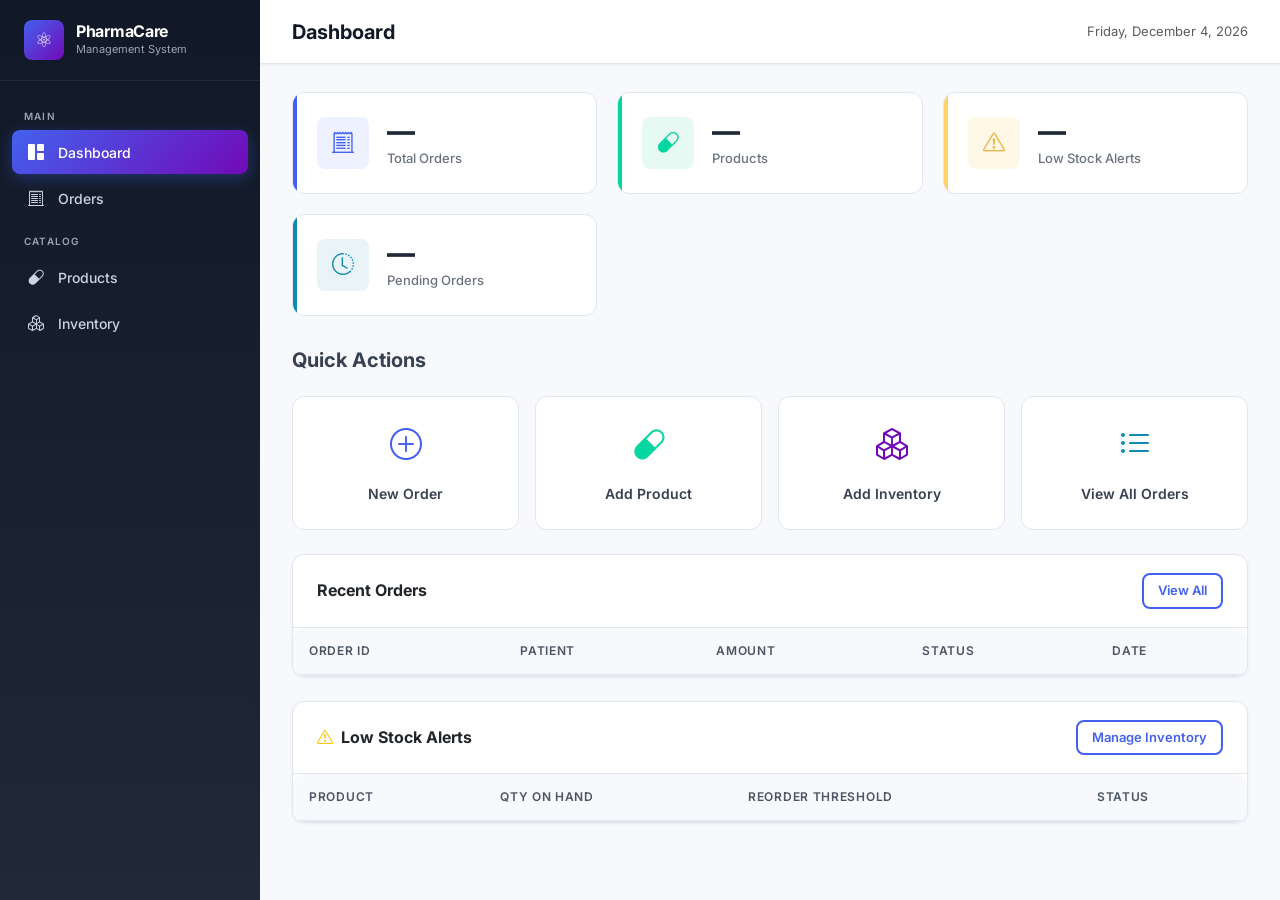
<file: frontend/index.html>
<!DOCTYPE html>
<html lang="en">

<head>
    <meta charset="UTF-8">
    <meta name="viewport" content="width=device-width, initial-scale=1.0">
    <title>PharmaCare — Dashboard</title>
    <meta name="description"
        content="Pharmacy Store Management Dashboard — overview of orders, products, and inventory.">

    <!-- Bootstrap 5 CSS -->
    <link href="https://cdn.jsdelivr.net/npm/bootstrap@5.3.3/dist/css/bootstrap.min.css" rel="stylesheet">
    <!-- Bootstrap Icons -->
    <link href="https://cdn.jsdelivr.net/npm/bootstrap-icons@1.11.3/font/bootstrap-icons.min.css" rel="stylesheet">
    <!-- Custom Styles -->
    <link rel="stylesheet" href="css/styles.css">
    <link rel="stylesheet" href="css/dashboard.css">
</head>

<body>
    <div class="app-wrapper">

        <!-- ===== Sidebar ===== -->
        <aside class="sidebar">
            <div class="sidebar-brand">
                <div class="brand-icon">⚛︎</div>
                <div>
                    <h2>PharmaCare</h2>
                    <small>Management System</small>
                </div>
            </div>
            <nav class="sidebar-nav">
                <div class="nav-section-title">Main</div>
                <a href="index.html" class="active"><i class="bi bi-grid-1x2-fill"></i> Dashboard</a>
                <a href="orders/orders.html"><i class="bi bi-receipt-cutoff"></i> Orders</a>

                <div class="nav-section-title">Catalog</div>
                <a href="products/products.html"><i class="bi bi-capsule"></i> Products</a>
                <a href="inventory/inventory.html"><i class="bi bi-boxes"></i> Inventory</a>
            </nav>
        </aside>

        <!-- ===== Main Content ===== -->
        <main class="main-content">
            <!-- Top Header -->
            <header class="top-header">
                <button class="btn-sidebar-toggle"><i class="bi bi-list"></i></button>
                <h1 class="page-title">Dashboard</h1>
                <div class="header-actions">
                    <span class="text-muted" style="font-size:13px;" id="currentDate"></span>
                </div>
            </header>

            <!-- Page Container -->
            <div class="page-container">

                <!-- Summary Cards -->
                <div class="dashboard-grid">
                    <div class="summary-card primary">
                        <div class="card-icon"><i class="bi bi-receipt-cutoff"></i></div>
                        <div class="card-info">
                            <h3 id="totalOrders">—</h3>
                            <p>Total Orders</p>
                        </div>
                    </div>
                    <div class="summary-card success">
                        <div class="card-icon"><i class="bi bi-capsule"></i></div>
                        <div class="card-info">
                            <h3 id="totalProducts">—</h3>
                            <p>Products</p>
                        </div>
                    </div>
                    <div class="summary-card warning">
                        <div class="card-icon"><i class="bi bi-exclamation-triangle"></i></div>
                        <div class="card-info">
                            <h3 id="lowStockCount">—</h3>
                            <p>Low Stock Alerts</p>
                        </div>
                    </div>
                    <div class="summary-card info">
                        <div class="card-icon"><i class="bi bi-clock-history"></i></div>
                        <div class="card-info">
                            <h3 id="pendingOrders">—</h3>
                            <p>Pending Orders</p>
                        </div>
                    </div>
                </div>

                <!-- Quick Actions -->
                <h5 class="mb-3" style="font-weight:700; color: var(--gray-700);">Quick Actions</h5>
                <div class="quick-actions">
                    <a href="orders/order-form.html" class="quick-action-card">
                        <i class="bi bi-plus-circle" style="color: var(--primary);"></i>
                        <span>New Order</span>
                    </a>
                    <a href="products/product-form.html" class="quick-action-card">
                        <i class="bi bi-capsule" style="color: var(--success);"></i>
                        <span>Add Product</span>
                    </a>
                    <a href="inventory/inventory-form.html" class="quick-action-card">
                        <i class="bi bi-boxes" style="color: var(--secondary);"></i>
                        <span>Add Inventory</span>
                    </a>
                    <a href="orders/orders.html" class="quick-action-card">
                        <i class="bi bi-list-ul" style="color: var(--info);"></i>
                        <span>View All Orders</span>
                    </a>
                </div>

                <!-- Recent Orders -->
                <div class="card mt-4">
                    <div class="card-header d-flex justify-content-between align-items-center">
                        <h6 class="mb-0" style="font-weight:700;">Recent Orders</h6>
                        <a href="orders/orders.html" class="btn btn-sm btn-outline-primary">View All</a>
                    </div>
                    <div class="card-body p-0">
                        <div id="recentOrdersSpinner" class="spinner-overlay">
                            <div class="spinner-border" role="status"><span class="visually-hidden">Loading…</span>
                            </div>
                        </div>
                        <div class="table-container">
                            <table class="table mb-0">
                                <thead>
                                    <tr>
                                        <th>Order ID</th>
                                        <th>Patient</th>
                                        <th>Amount</th>
                                        <th>Status</th>
                                        <th>Date</th>
                                    </tr>
                                </thead>
                                <tbody id="recentOrdersBody"></tbody>
                            </table>
                        </div>
                        <div id="recentOrdersEmpty" class="empty-state" style="display:none;">
                            <i class="bi bi-inbox"></i>
                            <h5>No orders yet</h5>
                            <p>Create your first order to see it here.</p>
                        </div>
                    </div>
                </div>

                <!-- Low Stock Alerts -->
                <div class="card mt-4">
                    <div class="card-header d-flex justify-content-between align-items-center">
                        <h6 class="mb-0" style="font-weight:700;"><i
                                class="bi bi-exclamation-triangle text-warning me-2"></i>Low Stock Alerts</h6>
                        <a href="inventory/inventory.html" class="btn btn-sm btn-outline-primary">Manage Inventory</a>
                    </div>
                    <div class="card-body p-0">
                        <div class="table-container">
                            <table class="table mb-0">
                                <thead>
                                    <tr>
                                        <th>Product</th>
                                        <th>Qty On Hand</th>
                                        <th>Reorder Threshold</th>
                                        <th>Status</th>
                                    </tr>
                                </thead>
                                <tbody id="lowStockBody"></tbody>
                            </table>
                        </div>
                        <div id="lowStockEmpty" class="empty-state" style="display:none;">
                            <i class="bi bi-check-circle text-success"></i>
                            <h5>All stock levels are healthy!</h5>
                            <p>No items below their reorder threshold.</p>
                        </div>
                    </div>
                </div>

            </div><!-- /page-container -->
        </main>
    </div>

    <!-- Bootstrap JS -->
    <script src="https://cdn.jsdelivr.net/npm/bootstrap@5.3.3/dist/js/bootstrap.bundle.min.js"></script>
    <script src="js/api.js"></script>
    <script>
        document.addEventListener('DOMContentLoaded', async () => {
            // Current date
            document.getElementById('currentDate').textContent =
                new Date().toLocaleDateString('en-US', { weekday: 'long', year: 'numeric', month: 'long', day: 'numeric' });

            try {
                const stats = await getDashboardStats();

                // Summary cards
                document.getElementById('totalOrders').textContent = stats.orders.length;
                document.getElementById('totalProducts').textContent = stats.products.length;
                document.getElementById('lowStockCount').textContent = stats.lowStock.length;
                document.getElementById('pendingOrders').textContent = stats.pendingOrders.length;

                // Build products map
                const pMap = {};
                stats.products.forEach(p => pMap[p.product_id] = p);

                // Recent orders (last 5)
                const spinner = document.getElementById('recentOrdersSpinner');
                spinner && (spinner.style.display = 'none');
                const tbody = document.getElementById('recentOrdersBody');
                const recent = stats.orders.slice(0, 5);

                if (recent.length) {
                    tbody.innerHTML = recent.map(o => {
                        const date = new Date(o.order_date).toLocaleDateString('en-US', { month: 'short', day: 'numeric' });
                        return `<tr>
                            <td><strong>#${o.order_id}</strong></td>
                            <td>${o.patient_name}</td>
                            <td>$${parseFloat(o.total_amount).toFixed(2)}</td>
                            <td><span class="badge badge-${o.status}">${o.status.charAt(0).toUpperCase() + o.status.slice(1)}</span></td>
                            <td>${date}</td>
                        </tr>`;
                    }).join('');
                } else {
                    document.getElementById('recentOrdersEmpty').style.display = 'block';
                }

                // Low stock
                const lowBody = document.getElementById('lowStockBody');
                if (stats.lowStock.length) {
                    lowBody.innerHTML = stats.lowStock.map(item => {
                        const prod = pMap[item.product_id];
                        return `<tr style="background-color:#fff8e1;">
                            <td>${prod ? prod.name : 'Product #' + item.product_id}</td>
                            <td><strong>${item.quantity_on_hand}</strong></td>
                            <td>${item.reorder_threshold}</td>
                            <td><span class="badge badge-low-stock"><i class="bi bi-exclamation-triangle"></i> Low</span></td>
                        </tr>`;
                    }).join('');
                } else {
                    document.getElementById('lowStockEmpty').style.display = 'block';
                }

            } catch (err) {
                showToast('Failed to load dashboard data: ' + err.message, 'error');
                document.getElementById('recentOrdersSpinner').style.display = 'none';
            }
        });
    </script>
</body>

</html>
</file>
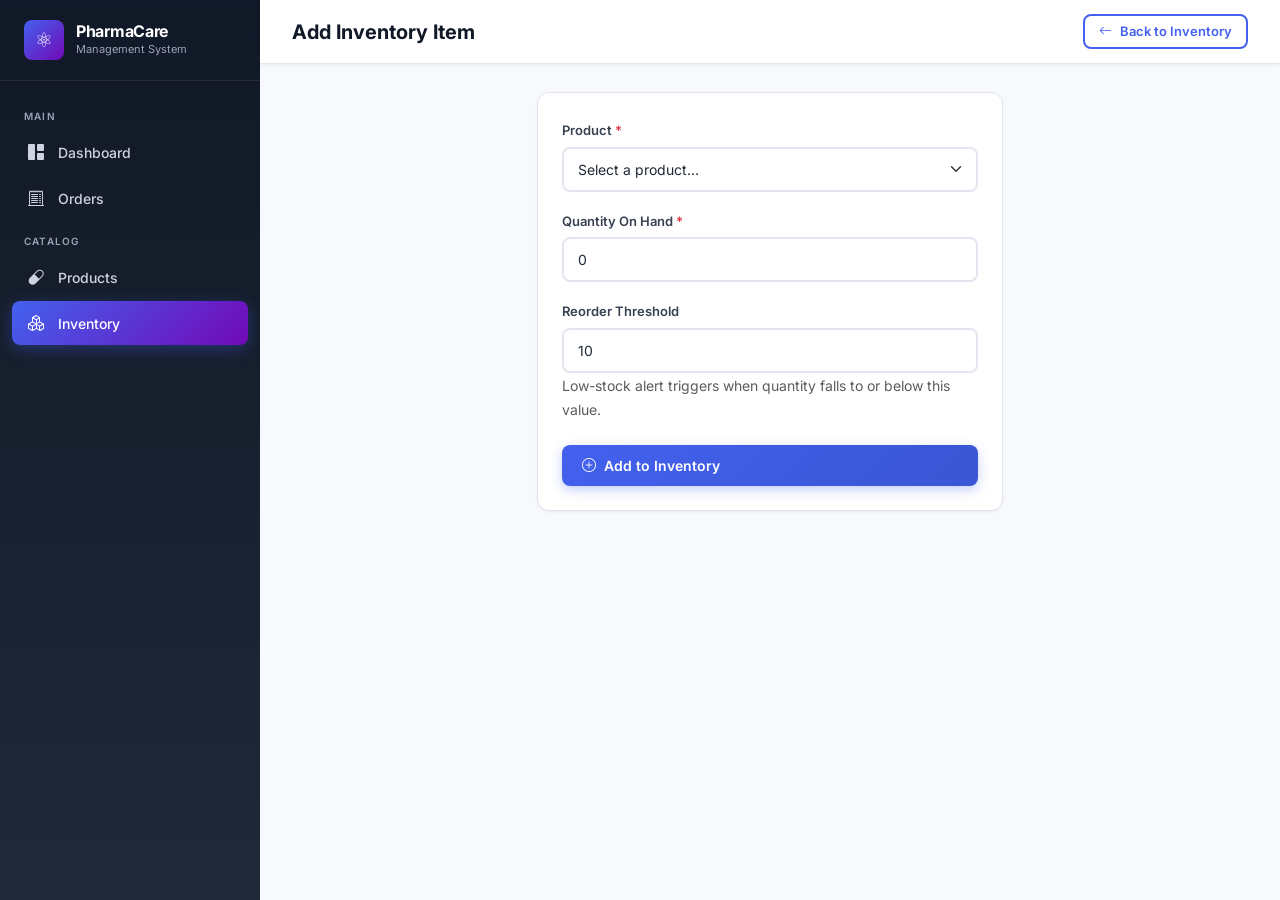
<file: frontend/inventory/inventory-form.html>
<!DOCTYPE html>
<html lang="en">

<head>
    <meta charset="UTF-8">
    <meta name="viewport" content="width=device-width, initial-scale=1.0">
    <title>PharmaCare — Add Inventory</title>
    <meta name="description" content="Add or edit inventory for a product.">
    <link href="https://cdn.jsdelivr.net/npm/bootstrap@5.3.3/dist/css/bootstrap.min.css" rel="stylesheet">
    <link href="https://cdn.jsdelivr.net/npm/bootstrap-icons@1.11.3/font/bootstrap-icons.min.css" rel="stylesheet">
    <link rel="stylesheet" href="../css/styles.css">
</head>

<body>
    <div class="app-wrapper">

        <!-- Sidebar -->
        <aside class="sidebar">
            <div class="sidebar-brand">
                <div class="brand-icon">⚛︎</div>
                <div>
                    <h2>PharmaCare</h2>
                    <small>Management System</small>
                </div>
            </div>
            <nav class="sidebar-nav">
                <div class="nav-section-title">Main</div>
                <a href="../index.html"><i class="bi bi-grid-1x2-fill"></i> Dashboard</a>
                <a href="../orders/orders.html"><i class="bi bi-receipt-cutoff"></i> Orders</a>
                <div class="nav-section-title">Catalog</div>
                <a href="../products/products.html"><i class="bi bi-capsule"></i> Products</a>
                <a href="inventory.html" class="active"><i class="bi bi-boxes"></i> Inventory</a>
            </nav>
        </aside>

        <!-- Main Content -->
        <main class="main-content">
            <header class="top-header">
                <button class="btn-sidebar-toggle"><i class="bi bi-list"></i></button>
                <h1 class="page-title" id="formTitle">Add Inventory Item</h1>
                <div class="header-actions">
                    <a href="inventory.html" class="btn btn-outline-primary btn-sm"><i class="bi bi-arrow-left"></i>
                        Back to Inventory</a>
                </div>
            </header>

            <div class="page-container">
                <div class="row justify-content-center">
                    <div class="col-lg-6">
                        <div class="card">
                            <div class="card-body">
                                <form id="inventoryForm" novalidate>
                                    <!-- Product -->
                                    <div class="mb-3">
                                        <label for="productId" class="form-label">Product <span
                                                class="text-danger">*</span></label>
                                        <select class="form-select" id="productId" required>
                                            <option value="" disabled selected>Select a product…</option>
                                        </select>
                                        <div class="invalid-feedback">Please select a product.</div>
                                    </div>

                                    <!-- Quantity On Hand -->
                                    <div class="mb-3">
                                        <label for="quantityOnHand" class="form-label">Quantity On Hand <span
                                                class="text-danger">*</span></label>
                                        <input type="number" class="form-control" id="quantityOnHand" min="0" value="0"
                                            required>
                                        <div class="invalid-feedback">Enter a valid quantity.</div>
                                    </div>

                                    <!-- Reorder Threshold -->
                                    <div class="mb-4">
                                        <label for="reorderThreshold" class="form-label">Reorder Threshold</label>
                                        <input type="number" class="form-control" id="reorderThreshold" min="0"
                                            value="10">
                                        <small class="text-muted">Low-stock alert triggers when quantity falls to or
                                            below this value.</small>
                                    </div>

                                    <!-- Submit -->
                                    <div class="d-grid">
                                        <button type="submit" class="btn btn-primary btn-lg" id="submitBtn">
                                            <i class="bi bi-plus-circle"></i> Add to Inventory
                                        </button>
                                    </div>
                                </form>
                            </div>
                        </div>
                    </div>
                </div>
            </div>
        </main>
    </div>

    <script src="https://cdn.jsdelivr.net/npm/bootstrap@5.3.3/dist/js/bootstrap.bundle.min.js"></script>
    <script src="../js/api.js"></script>
    <script src="../js/inventory.js"></script>
</body>

</html>
</file>
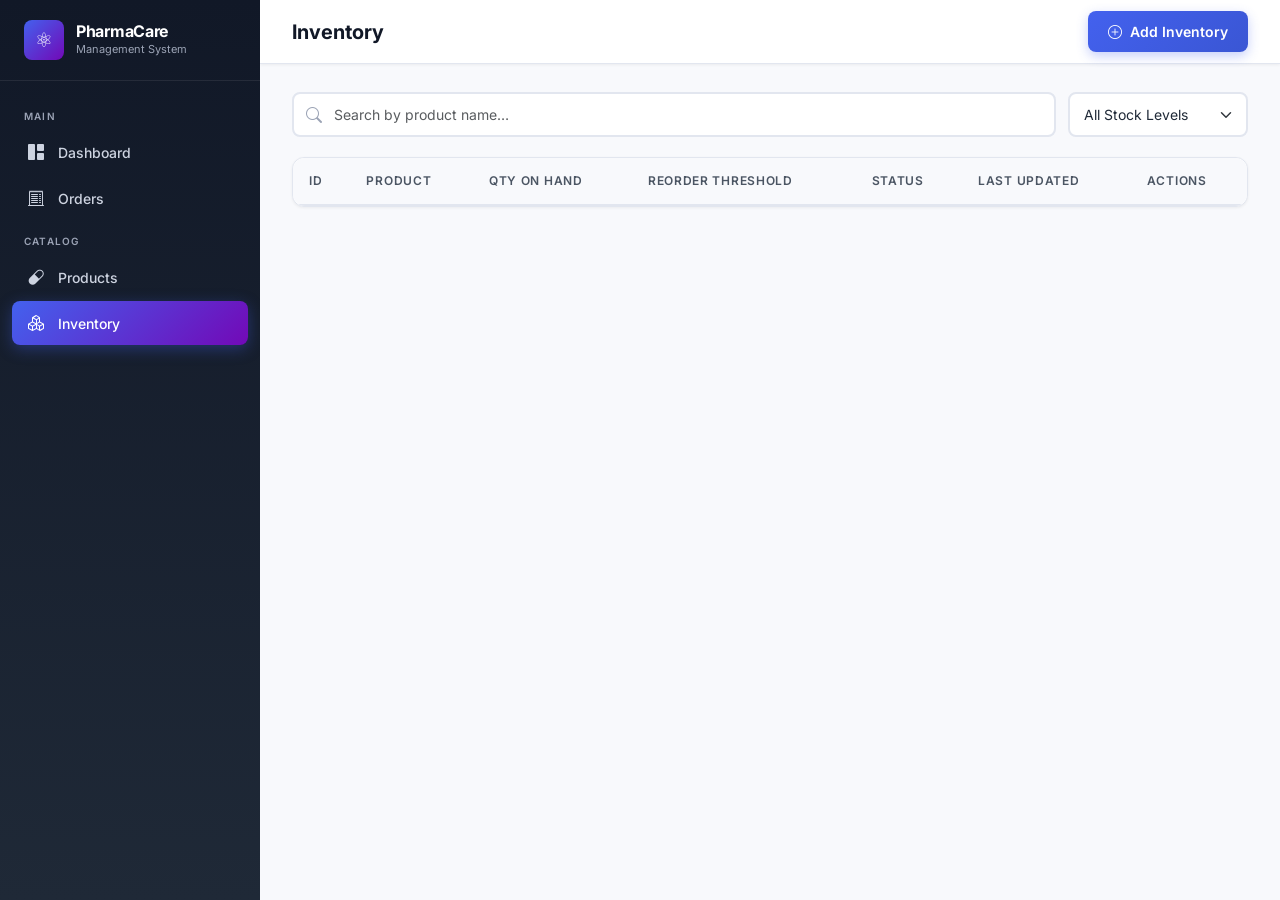
<file: frontend/inventory/inventory.html>
<!DOCTYPE html>
<html lang="en">

<head>
    <meta charset="UTF-8">
    <meta name="viewport" content="width=device-width, initial-scale=1.0">
    <title>PharmaCare — Inventory</title>
    <meta name="description" content="Track and manage pharmacy inventory levels and low-stock alerts.">
    <link href="https://cdn.jsdelivr.net/npm/bootstrap@5.3.3/dist/css/bootstrap.min.css" rel="stylesheet">
    <link href="https://cdn.jsdelivr.net/npm/bootstrap-icons@1.11.3/font/bootstrap-icons.min.css" rel="stylesheet">
    <link rel="stylesheet" href="../css/styles.css">
</head>

<body>
    <div class="app-wrapper">
        <!-- Sidebar -->
        <aside class="sidebar">
            <div class="sidebar-brand">
                <div class="brand-icon">⚛</div>
                <div>
                    <h2>PharmaCare</h2>
                    <small>Management System</small>
                </div>
            </div> 
            <nav class="sidebar-nav">
                <div class="nav-section-title">Main</div>
                <a href="../index.html"><i class="bi bi-grid-1x2-fill"></i> Dashboard</a>
                <a href="../orders/orders.html"><i class="bi bi-receipt-cutoff"></i> Orders</a>
                <div class="nav-section-title">Catalog</div>
                <a href="../products/products.html"><i class="bi bi-capsule"></i> Products</a>
                <a href="inventory.html" class="active"><i class="bi bi-boxes"></i> Inventory</a>
            </nav>
        </aside>

        <!-- Main Content -->
        <main class="main-content">
            <header class="top-header">
                <button class="btn-sidebar-toggle"><i class="bi bi-list"></i></button>
                <h1 class="page-title">Inventory</h1>
                <div class="header-actions">
                    <a href="inventory-form.html" class="btn btn-primary"><i class="bi bi-plus-circle"></i> Add
                        Inventory</a>
                </div>
            </header>

            <div class="page-container">
                <!-- Filter Bar -->
                <div class="filter-bar">
                    <div class="search-input">
                        <i class="bi bi-search"></i>
                        <input type="text" class="form-control" id="searchInventory"
                            placeholder="Search by product name…" oninput="filterInventory()">
                    </div>
                    <select class="form-select" id="stockFilter" style="max-width:180px;" onchange="filterInventory()">
                        <option value="">All Stock Levels</option>
                        <option value="low">Low Stock Only</option>
                        <option value="ok">In Stock Only</option>
                    </select>
                </div>

                <!-- Inventory Table -->
                <div class="card">
                    <div class="card-body p-0">
                        <div id="inventorySpinner" class="spinner-overlay">
                            <div class="spinner-border" role="status"><span class="visually-hidden">Loading…</span>
                            </div>
                        </div>
                        <div class="table-container">
                            <table class="table mb-0">
                                <thead>
                                    <tr>
                                        <th>ID</th>
                                        <th>Product</th>
                                        <th>Qty On Hand</th>
                                        <th>Reorder Threshold</th>
                                        <th>Status</th>
                                        <th>Last Updated</th>
                                        <th>Actions</th>
                                    </tr>
                                </thead>
                                <tbody id="inventoryTableBody"></tbody>
                            </table>
                        </div>
                        <div id="inventoryEmpty" class="empty-state" style="display:none;">
                            <i class="bi bi-boxes"></i>
                            <h5>No inventory records</h5>
                            <p>Click "Add Inventory" to add one.</p>
                        </div>
                    </div>
                </div>
            </div>
        </main>
    </div>

    <!-- Restock Modal -->
    <div class="modal fade" id="restockModal" tabindex="-1" aria-hidden="true">
        <div class="modal-dialog modal-dialog-centered">
            <div class="modal-content">
                <div class="modal-header">
                    <h5 class="modal-title"><i class="bi bi-plus-lg text-success me-2"></i>Restock Item</h5>
                    <button type="button" class="btn-close" data-bs-dismiss="modal" aria-label="Close"></button>
                </div>
                <div class="modal-body">
                    <p>Adding stock for: <strong id="restockProductName"></strong></p>
                    <div class="mb-3">
                        <label for="restockQty" class="form-label">Quantity to Add</label>
                        <input type="number" class="form-control" id="restockQty" min="1" placeholder="e.g. 50">
                    </div>
                </div>
                <div class="modal-footer">
                    <button type="button" class="btn btn-outline-primary" data-bs-dismiss="modal">Cancel</button>
                    <button type="button" class="btn btn-success" onclick="submitRestock()">
                        <i class="bi bi-check-circle"></i> Confirm Restock
                    </button>
                </div>
            </div>
        </div>
    </div>

    <script src="https://cdn.jsdelivr.net/npm/bootstrap@5.3.3/dist/js/bootstrap.bundle.min.js"></script>
    <script src="../js/api.js"></script>
    <script src="../js/inventory.js"></script>
</body>

</html>
</file>
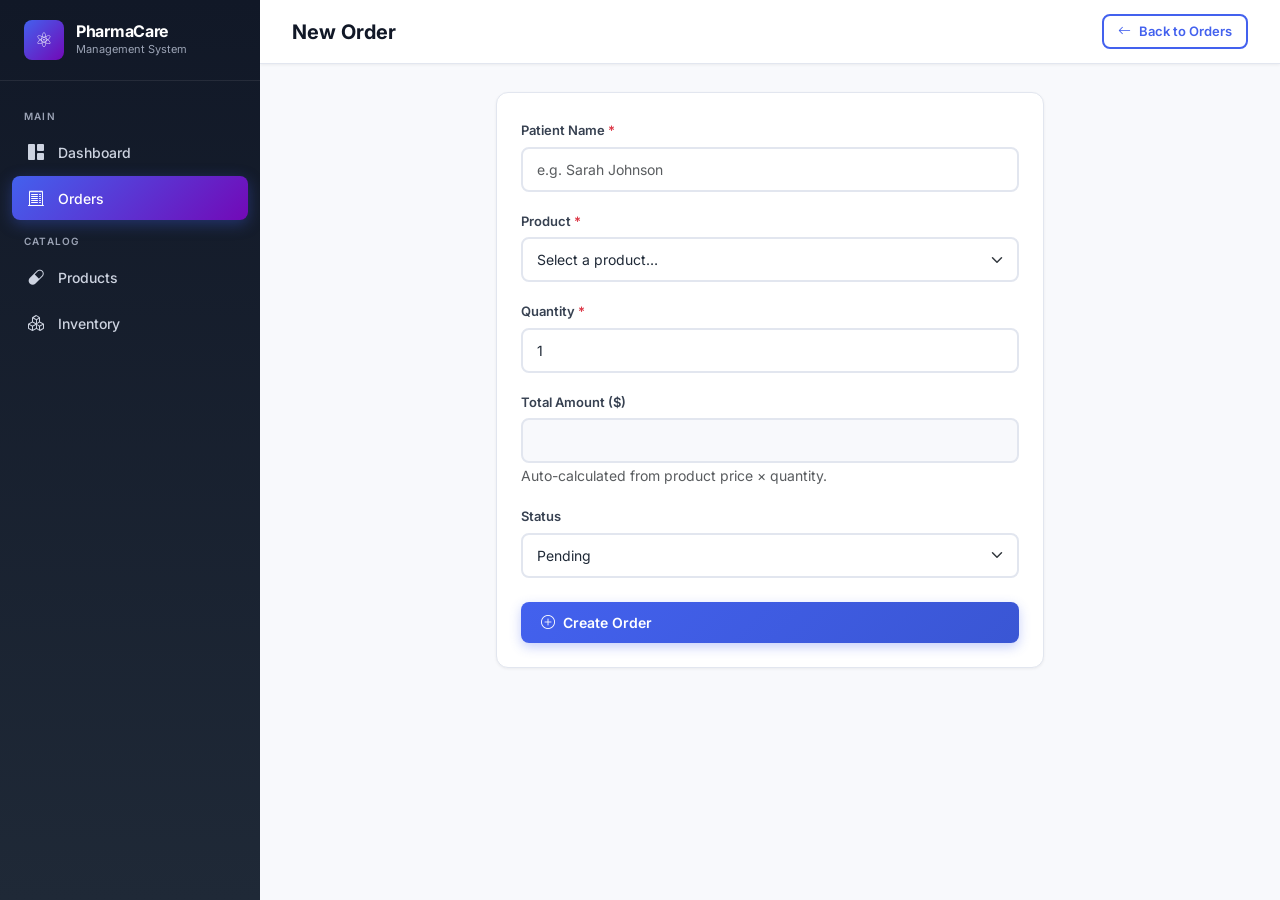
<file: frontend/orders/order-form.html>
<!DOCTYPE html>
<html lang="en">

<head>
    <meta charset="UTF-8">
    <meta name="viewport" content="width=device-width, initial-scale=1.0">
    <title>PharmaCare — New Order</title>
    <meta name="description" content="Create or edit a patient order.">
    <link href="https://cdn.jsdelivr.net/npm/bootstrap@5.3.3/dist/css/bootstrap.min.css" rel="stylesheet">
    <link href="https://cdn.jsdelivr.net/npm/bootstrap-icons@1.11.3/font/bootstrap-icons.min.css" rel="stylesheet">
    <link rel="stylesheet" href="../css/styles.css">
</head>

<body>
    <div class="app-wrapper">

        <!-- Sidebar -->
        <aside class="sidebar">
            <div class="sidebar-brand">
                <div class="brand-icon">⚛︎</div>
                <div>
                    <h2>PharmaCare</h2>
                    <small>Management System</small>
                </div>
            </div>
            <nav class="sidebar-nav">
                <div class="nav-section-title">Main</div>
                <a href="../index.html"><i class="bi bi-grid-1x2-fill"></i> Dashboard</a>
                <a href="orders.html" class="active"><i class="bi bi-receipt-cutoff"></i> Orders</a>
                <div class="nav-section-title">Catalog</div>
                <a href="../products/products.html"><i class="bi bi-capsule"></i> Products</a>
                <a href="../inventory/inventory.html"><i class="bi bi-boxes"></i> Inventory</a>
            </nav>
        </aside>

        <!-- Main Content -->
        <main class="main-content">
            <header class="top-header">
                <button class="btn-sidebar-toggle"><i class="bi bi-list"></i></button>
                <h1 class="page-title" id="formTitle">New Order</h1>
                <div class="header-actions">
                    <a href="orders.html" class="btn btn-outline-primary btn-sm"><i class="bi bi-arrow-left"></i> Back
                        to Orders</a>
                </div>
            </header>

            <div class="page-container">
                <div class="row justify-content-center">
                    <div class="col-lg-7">
                        <div class="card">
                            <div class="card-body">
                                <form id="orderForm" novalidate>
                                    <!-- Patient Name -->
                                    <div class="mb-3">
                                        <label for="patientName" class="form-label">Patient Name <span
                                                class="text-danger">*</span></label>
                                        <input type="text" class="form-control" id="patientName"
                                            placeholder="e.g. Sarah Johnson" required minlength="2" maxlength="100">
                                        <div class="invalid-feedback">Enter a valid patient name (2–100 characters).
                                        </div>
                                    </div>

                                    <!-- Product -->
                                    <div class="mb-3">
                                        <label for="productId" class="form-label">Product <span
                                                class="text-danger">*</span></label>
                                        <select class="form-select" id="productId" required>
                                            <option value="" disabled selected>Select a product…</option>
                                        </select>
                                        <div class="invalid-feedback">Please select a product.</div>
                                    </div>

                                    <!-- Quantity -->
                                    <div class="mb-3">
                                        <label for="quantity" class="form-label">Quantity <span
                                                class="text-danger">*</span></label>
                                        <input type="number" class="form-control" id="quantity" min="1" value="1"
                                            required>
                                        <div class="invalid-feedback">Quantity must be at least 1.</div>
                                    </div>

                                    <!-- Total Amount (auto-calculated) -->
                                    <div class="mb-3">
                                        <label for="totalAmount" class="form-label">Total Amount ($)</label>
                                        <input type="number" class="form-control" id="totalAmount" step="0.01"
                                            min="0.01" required readonly style="background: var(--gray-50);">
                                        <small class="text-muted">Auto-calculated from product price × quantity.</small>
                                    </div>

                                    <!-- Status -->
                                    <div class="mb-4">
                                        <label for="status" class="form-label">Status</label>
                                        <select class="form-select" id="status">
                                            <option value="pending">Pending</option>
                                            <option value="fulfilled">Fulfilled</option>
                                            <option value="cancelled">Cancelled</option>
                                        </select>
                                    </div>

                                    <!-- Submit -->
                                    <div class="d-grid">
                                        <button type="submit" class="btn btn-primary btn-lg" id="submitBtn">
                                            <i class="bi bi-plus-circle"></i> Create Order
                                        </button>
                                    </div>
                                </form>
                            </div>
                        </div>
                    </div>
                </div>
            </div>
        </main>
    </div>

    <script src="https://cdn.jsdelivr.net/npm/bootstrap@5.3.3/dist/js/bootstrap.bundle.min.js"></script>
    <script src="../js/api.js"></script>
    <script src="../js/orders.js"></script>
</body>

</html>
</file>
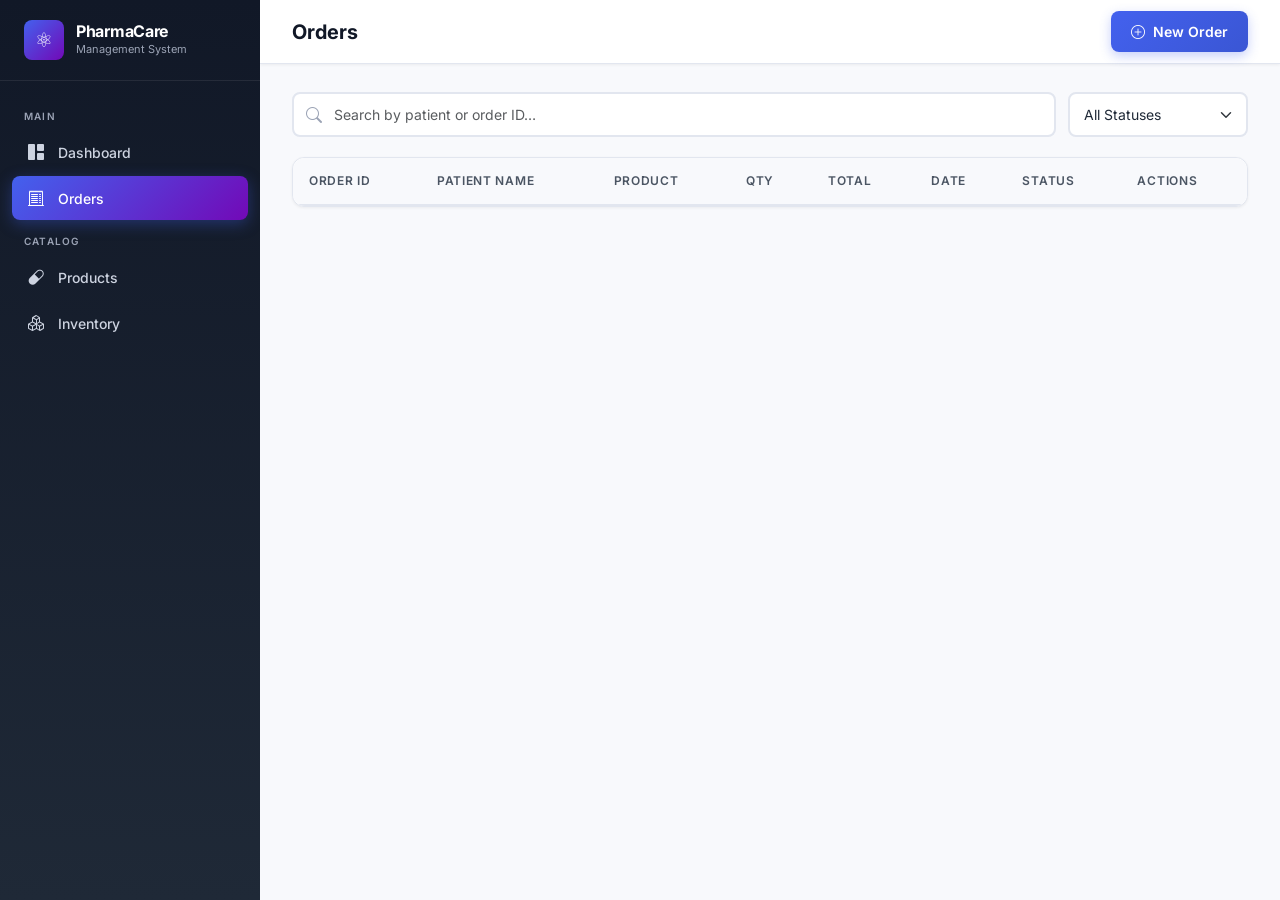
<file: frontend/orders/orders.html>
<!DOCTYPE html>
<html lang="en">

<head>
    <meta charset="UTF-8">
    <meta name="viewport" content="width=device-width, initial-scale=1.0">
    <title>PharmaCare — Orders</title>
    <meta name="description" content="Manage patient orders — view, create, edit, and delete pharmacy orders.">
    <link href="https://cdn.jsdelivr.net/npm/bootstrap@5.3.3/dist/css/bootstrap.min.css" rel="stylesheet">
    <link href="https://cdn.jsdelivr.net/npm/bootstrap-icons@1.11.3/font/bootstrap-icons.min.css" rel="stylesheet">
    <link rel="stylesheet" href="../css/styles.css">
</head>

<body>
    <div class="app-wrapper">

        <!-- Sidebar -->
        <aside class="sidebar">
            <div class="sidebar-brand">
                <div class="brand-icon">⚛︎</div>
                <div>
                    <h2>PharmaCare</h2>
                    <small>Management System</small>
                </div>
            </div>
            <nav class="sidebar-nav">
                <div class="nav-section-title">Main</div>
                <a href="../index.html"><i class="bi bi-grid-1x2-fill"></i> Dashboard</a>
                <a href="orders.html" class="active"><i class="bi bi-receipt-cutoff"></i> Orders</a>
                <div class="nav-section-title">Catalog</div>
                <a href="../products/products.html"><i class="bi bi-capsule"></i> Products</a>
                <a href="../inventory/inventory.html"><i class="bi bi-boxes"></i> Inventory</a>
            </nav>
        </aside>

        <!-- Main Content -->
        <main class="main-content">
            <header class="top-header">
                <button class="btn-sidebar-toggle"><i class="bi bi-list"></i></button>
                <h1 class="page-title">Orders</h1>
                <div class="header-actions">
                    <a href="order-form.html" class="btn btn-primary"><i class="bi bi-plus-circle"></i> New Order</a>
                </div>
            </header>

            <div class="page-container">
                <!-- Filter Bar -->
                <div class="filter-bar">
                    <div class="search-input">
                        <i class="bi bi-search"></i>
                        <input type="text" class="form-control" id="searchOrders"
                            placeholder="Search by patient or order ID…" oninput="filterOrders()">
                    </div>
                    <select class="form-select" id="statusFilter" style="max-width:180px;" onchange="filterOrders()">
                        <option value="">All Statuses</option>
                        <option value="pending">Pending</option>
                        <option value="fulfilled">Fulfilled</option>
                        <option value="cancelled">Cancelled</option>
                    </select>
                </div>

                <!-- Orders Table -->
                <div class="card">
                    <div class="card-body p-0">
                        <div id="ordersSpinner" class="spinner-overlay">
                            <div class="spinner-border" role="status"><span class="visually-hidden">Loading…</span>
                            </div>
                        </div>
                        <div class="table-container">
                            <table class="table mb-0">
                                <thead>
                                    <tr>
                                        <th>Order ID</th>
                                        <th>Patient Name</th>
                                        <th>Product</th>
                                        <th>Qty</th>
                                        <th>Total</th>
                                        <th>Date</th>
                                        <th>Status</th>
                                        <th>Actions</th>
                                    </tr>
                                </thead>
                                <tbody id="ordersTableBody"></tbody>
                            </table>
                        </div>
                        <div id="ordersEmpty" class="empty-state" style="display:none;">
                            <i class="bi bi-inbox"></i>
                            <h5>No orders found</h5>
                            <p>Click "New Order" to create one.</p>
                        </div>
                    </div>
                </div>
            </div>
        </main>
    </div>

    <script src="https://cdn.jsdelivr.net/npm/bootstrap@5.3.3/dist/js/bootstrap.bundle.min.js"></script>
    <script src="../js/api.js"></script>
    <script src="../js/orders.js"></script>
</body>

</html>
</file>
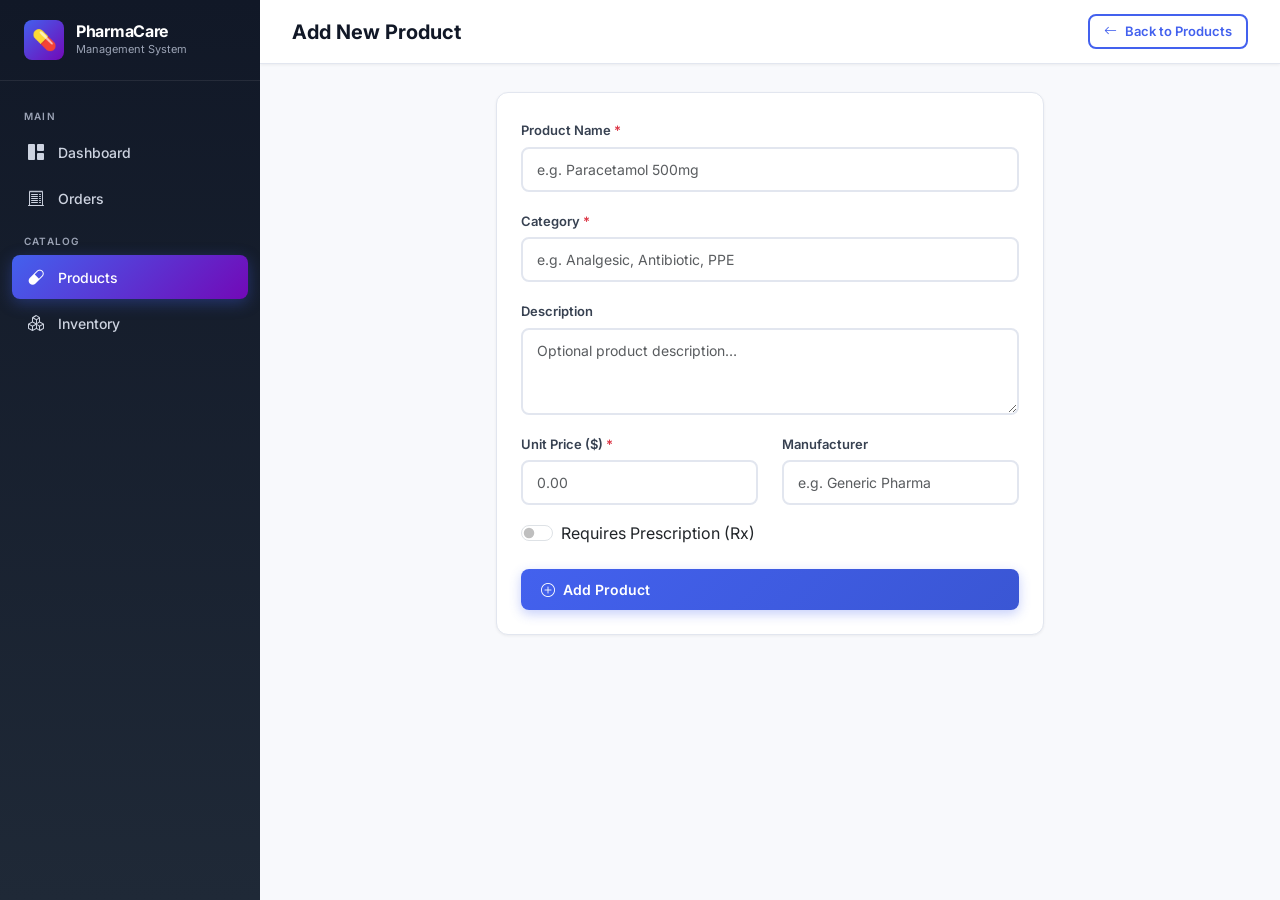
<file: frontend/products/product-form.html>
<!DOCTYPE html>
<html lang="en">

<head>
    <meta charset="UTF-8">
    <meta name="viewport" content="width=device-width, initial-scale=1.0">
    <title>PharmaCare — Add Product</title>
    <meta name="description" content="Add or edit a pharmaceutical product.">
    <link href="https://cdn.jsdelivr.net/npm/bootstrap@5.3.3/dist/css/bootstrap.min.css" rel="stylesheet">
    <link href="https://cdn.jsdelivr.net/npm/bootstrap-icons@1.11.3/font/bootstrap-icons.min.css" rel="stylesheet">
    <link rel="stylesheet" href="../css/styles.css">
</head>

<body>
    <div class="app-wrapper">

        <!-- Sidebar -->
        <aside class="sidebar">
            <div class="sidebar-brand">
                <div class="brand-icon">💊</div>
                <div>
                    <h2>PharmaCare</h2>
                    <small>Management System</small>
                </div>
            </div>
            <nav class="sidebar-nav">
                <div class="nav-section-title">Main</div>
                <a href="../index.html"><i class="bi bi-grid-1x2-fill"></i> Dashboard</a>
                <a href="../orders/orders.html"><i class="bi bi-receipt-cutoff"></i> Orders</a>
                <div class="nav-section-title">Catalog</div>
                <a href="products.html" class="active"><i class="bi bi-capsule"></i> Products</a>
                <a href="../inventory/inventory.html"><i class="bi bi-boxes"></i> Inventory</a>
            </nav>
        </aside>

        <!-- Main Content -->
        <main class="main-content">
            <header class="top-header">
                <button class="btn-sidebar-toggle"><i class="bi bi-list"></i></button>
                <h1 class="page-title" id="formTitle">Add New Product</h1>
                <div class="header-actions">
                    <a href="products.html" class="btn btn-outline-primary btn-sm"><i class="bi bi-arrow-left"></i> Back
                        to Products</a>
                </div>
            </header>

            <div class="page-container">
                <div class="row justify-content-center">
                    <div class="col-lg-7">
                        <div class="card">
                            <div class="card-body">
                                <form id="productForm" novalidate>
                                    <!-- Product Name -->
                                    <div class="mb-3">
                                        <label for="productName" class="form-label">Product Name <span
                                                class="text-danger">*</span></label>
                                        <input type="text" class="form-control" id="productName"
                                            placeholder="e.g. Paracetamol 500mg" required minlength="2" maxlength="150">
                                        <div class="invalid-feedback">Enter a product name (2–150 characters).</div>
                                    </div>

                                    <!-- Category -->
                                    <div class="mb-3">
                                        <label for="category" class="form-label">Category <span
                                                class="text-danger">*</span></label>
                                        <input type="text" class="form-control" id="category"
                                            placeholder="e.g. Analgesic, Antibiotic, PPE" required minlength="2"
                                            maxlength="100">
                                        <div class="invalid-feedback">Enter a category.</div>
                                    </div>

                                    <!-- Description -->
                                    <div class="mb-3">
                                        <label for="description" class="form-label">Description</label>
                                        <textarea class="form-control" id="description" rows="3"
                                            placeholder="Optional product description…"></textarea>
                                    </div>

                                    <!-- Price & Manufacturer -->
                                    <div class="row">
                                        <div class="col-md-6 mb-3">
                                            <label for="unitPrice" class="form-label">Unit Price ($) <span
                                                    class="text-danger">*</span></label>
                                            <input type="number" class="form-control" id="unitPrice" step="0.01"
                                                min="0.01" required placeholder="0.00">
                                            <div class="invalid-feedback">Enter a valid price.</div>
                                        </div>
                                        <div class="col-md-6 mb-3">
                                            <label for="manufacturer" class="form-label">Manufacturer</label>
                                            <input type="text" class="form-control" id="manufacturer"
                                                placeholder="e.g. Generic Pharma" maxlength="150">
                                        </div>
                                    </div>

                                    <!-- Requires Prescription -->
                                    <div class="mb-4">
                                        <div class="form-check form-switch">
                                            <input class="form-check-input" type="checkbox" id="requiresPrescription">
                                            <label class="form-check-label" for="requiresPrescription">Requires
                                                Prescription (Rx)</label>
                                        </div>
                                    </div>

                                    <!-- Submit -->
                                    <div class="d-grid">
                                        <button type="submit" class="btn btn-primary btn-lg" id="submitBtn">
                                            <i class="bi bi-plus-circle"></i> Add Product
                                        </button>
                                    </div>
                                </form>
                            </div>
                        </div>
                    </div>
                </div>
            </div>
        </main>
    </div>

    <script src="https://cdn.jsdelivr.net/npm/bootstrap@5.3.3/dist/js/bootstrap.bundle.min.js"></script>
    <script src="../js/api.js"></script>
    <script src="../js/products.js"></script>
</body>

</html>
</file>
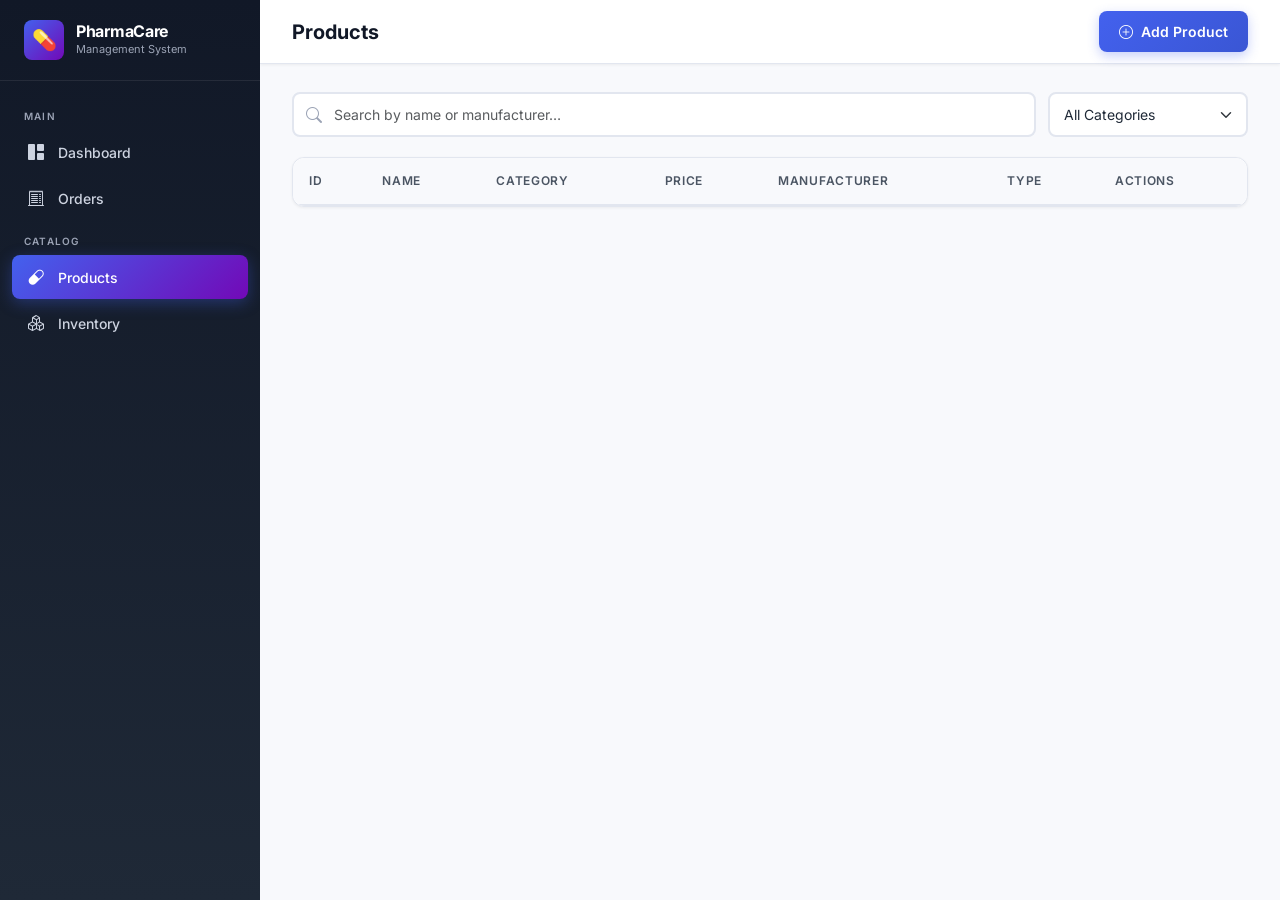
<file: frontend/products/products.html>
<!DOCTYPE html>
<html lang="en">

<head>
    <meta charset="UTF-8">
    <meta name="viewport" content="width=device-width, initial-scale=1.0">
    <title>PharmaCare — Products</title>
    <meta name="description" content="Manage the pharmacy product catalog — add, edit, and remove products.">
    <link href="https://cdn.jsdelivr.net/npm/bootstrap@5.3.3/dist/css/bootstrap.min.css" rel="stylesheet">
    <link href="https://cdn.jsdelivr.net/npm/bootstrap-icons@1.11.3/font/bootstrap-icons.min.css" rel="stylesheet">
    <link rel="stylesheet" href="../css/styles.css">
</head>

<body>
    <div class="app-wrapper">

        <!-- Sidebar -->
        <aside class="sidebar">
            <div class="sidebar-brand">
                <div class="brand-icon">💊</div>
                <div>
                    <h2>PharmaCare</h2>
                    <small>Management System</small>
                </div>
            </div>
            <nav class="sidebar-nav">
                <div class="nav-section-title">Main</div>
                <a href="../index.html"><i class="bi bi-grid-1x2-fill"></i> Dashboard</a>
                <a href="../orders/orders.html"><i class="bi bi-receipt-cutoff"></i> Orders</a>
                <div class="nav-section-title">Catalog</div>
                <a href="products.html" class="active"><i class="bi bi-capsule"></i> Products</a>
                <a href="../inventory/inventory.html"><i class="bi bi-boxes"></i> Inventory</a>
            </nav>
        </aside>

        <!-- Main Content -->
        <main class="main-content">
            <header class="top-header">
                <button class="btn-sidebar-toggle"><i class="bi bi-list"></i></button>
                <h1 class="page-title">Products</h1>
                <div class="header-actions">
                    <a href="product-form.html" class="btn btn-primary"><i class="bi bi-plus-circle"></i> Add
                        Product</a>
                </div>
            </header>

            <div class="page-container">
                <!-- Filter Bar -->
                <div class="filter-bar">
                    <div class="search-input">
                        <i class="bi bi-search"></i>
                        <input type="text" class="form-control" id="searchProducts"
                            placeholder="Search by name or manufacturer…" oninput="filterProducts()">
                    </div>
                    <select class="form-select" id="categoryFilter" style="max-width:200px;"
                        onchange="filterProducts()">
                        <option value="">All Categories</option>
                    </select>
                </div>

                <!-- Products Table -->
                <div class="card">
                    <div class="card-body p-0">
                        <div id="productsSpinner" class="spinner-overlay">
                            <div class="spinner-border" role="status"><span class="visually-hidden">Loading…</span>
                            </div>
                        </div>
                        <div class="table-container">
                            <table class="table mb-0">
                                <thead>
                                    <tr>
                                        <th>ID</th>
                                        <th>Name</th>
                                        <th>Category</th>
                                        <th>Price</th>
                                        <th>Manufacturer</th>
                                        <th>Type</th>
                                        <th>Actions</th>
                                    </tr>
                                </thead>
                                <tbody id="productsTableBody"></tbody>
                            </table>
                        </div>
                        <div id="productsEmpty" class="empty-state" style="display:none;">
                            <i class="bi bi-capsule"></i>
                            <h5>No products found</h5>
                            <p>Click "Add Product" to add one.</p>
                        </div>
                    </div>
                </div>
            </div>
        </main>
    </div>

    <script src="https://cdn.jsdelivr.net/npm/bootstrap@5.3.3/dist/js/bootstrap.bundle.min.js"></script>
    <script src="../js/api.js"></script>
    <script src="../js/products.js"></script>
</body>

</html>
</file>
<file: frontend/css/styles.css>
/* ============================================================
   Pharmacy Store Management — Global Styles
   ============================================================ */

/* ---------- Google Font ---------- */
@import url('https://fonts.googleapis.com/css2?family=Inter:wght@300;400;500;600;700;800&display=swap');

/* ---------- CSS Custom Properties ---------- */
:root {
    /* Brand palette */
    --primary: #4361ee;
    --primary-dark: #3a56d4;
    --primary-light: #eef1ff;
    --secondary: #7209b7;
    --accent: #f72585;
    --success: #06d6a0;
    --success-dark: #05b88a;
    --warning: #ffd166;
    --warning-dark: #e6b84d;
    --danger: #ef476f;
    --danger-dark: #d63d60;
    --info: #118ab2;
    --info-light: #e8f4f8;

    /* Neutrals */
    --white: #ffffff;
    --gray-50: #f8f9fc;
    --gray-100: #f1f3f9;
    --gray-200: #e2e6ef;
    --gray-300: #cdd3e0;
    --gray-400: #9ba3b5;
    --gray-500: #6b7280;
    --gray-600: #4b5563;
    --gray-700: #374151;
    --gray-800: #1f2937;
    --gray-900: #111827;

    /* Layout */
    --sidebar-width: 260px;
    --header-height: 64px;
    --radius: 12px;
    --radius-sm: 8px;
    --radius-lg: 16px;
    --shadow-sm: 0 1px 3px rgba(0, 0, 0, .06);
    --shadow: 0 4px 12px rgba(0, 0, 0, .08);
    --shadow-lg: 0 10px 30px rgba(0, 0, 0, .12);
    --transition: all .25s ease;
}

/* ---------- Reset / Base ---------- */
*,
*::before,
*::after {
    box-sizing: border-box;
}

html {
    scroll-behavior: smooth;
}

body {
    font-family: 'Inter', -apple-system, BlinkMacSystemFont, 'Segoe UI', Roboto, sans-serif;
    background: var(--gray-50);
    color: var(--gray-800);
    margin: 0;
    padding: 0;
    min-height: 100vh;
    -webkit-font-smoothing: antialiased;
}

a {
    color: var(--primary);
    text-decoration: none;
    transition: var(--transition);
}

a:hover {
    color: var(--primary-dark);
}

/* ---------- Layout Shell ---------- */
.app-wrapper {
    display: flex;
    min-height: 100vh;
}

/* ---------- Sidebar ---------- */
.sidebar {
    width: var(--sidebar-width);
    background: linear-gradient(180deg, var(--gray-900) 0%, var(--gray-800) 100%);
    color: var(--white);
    position: fixed;
    top: 0;
    left: 0;
    bottom: 0;
    z-index: 1000;
    display: flex;
    flex-direction: column;
    transition: transform .3s ease;
}

.sidebar-brand {
    padding: 20px 24px;
    display: flex;
    align-items: center;
    gap: 12px;
    border-bottom: 1px solid rgba(255, 255, 255, .08);
}

.sidebar-brand .brand-icon {
    width: 40px;
    height: 40px;
    background: linear-gradient(135deg, var(--primary), var(--secondary));
    border-radius: var(--radius-sm);
    display: flex;
    align-items: center;
    justify-content: center;
    font-size: 20px;
}

.sidebar-brand h2 {
    font-size: 16px;
    font-weight: 700;
    margin: 0;
    letter-spacing: -.3px;
}

.sidebar-brand small {
    display: block;
    font-size: 11px;
    color: var(--gray-400);
    font-weight: 400;
}

.sidebar-nav {
    flex: 1;
    padding: 16px 12px;
    overflow-y: auto;
}

.nav-section-title {
    font-size: 10px;
    text-transform: uppercase;
    letter-spacing: 1.2px;
    color: var(--gray-400);
    padding: 12px 12px 6px;
    font-weight: 600;
}

.sidebar-nav a {
    display: flex;
    align-items: center;
    gap: 12px;
    padding: 10px 14px;
    border-radius: var(--radius-sm);
    color: var(--gray-300);
    font-size: 14px;
    font-weight: 500;
    transition: var(--transition);
    margin-bottom: 2px;
}

.sidebar-nav a:hover {
    background: rgba(255, 255, 255, .08);
    color: var(--white);
}

.sidebar-nav a.active {
    background: linear-gradient(135deg, var(--primary), var(--secondary));
    color: var(--white);
    box-shadow: 0 4px 15px rgba(67, 97, 238, .35);
}

.sidebar-nav a i {
    width: 20px;
    text-align: center;
    font-size: 16px;
}

/* ---------- Main Content ---------- */
.main-content {
    flex: 1;
    margin-left: var(--sidebar-width);
    min-height: 100vh;
    display: flex;
    flex-direction: column;
}

/* ---------- Top Header ---------- */
.top-header {
    height: var(--header-height);
    background: var(--white);
    border-bottom: 1px solid var(--gray-200);
    display: flex;
    align-items: center;
    justify-content: space-between;
    padding: 0 32px;
    position: sticky;
    top: 0;
    z-index: 100;
    box-shadow: var(--shadow-sm);
}

.top-header .page-title {
    font-size: 20px;
    font-weight: 700;
    color: var(--gray-900);
    margin: 0;
}

.top-header .header-actions {
    display: flex;
    align-items: center;
    gap: 16px;
}

.btn-sidebar-toggle {
    display: none;
    background: none;
    border: none;
    font-size: 22px;
    color: var(--gray-700);
    cursor: pointer;
    padding: 4px 8px;
}

/* ---------- Page Container ---------- */
.page-container {
    flex: 1;
    padding: 28px 32px;
}

/* ---------- Cards ---------- */
.card {
    background: var(--white);
    border: 1px solid var(--gray-200);
    border-radius: var(--radius);
    box-shadow: var(--shadow-sm);
    transition: var(--transition);
}

.card:hover {
    box-shadow: var(--shadow);
}

.card-header {
    padding: 18px 24px;
    border-bottom: 1px solid var(--gray-200);
    background: transparent;
}

.card-body {
    padding: 24px;
}

/* ---------- Summary Cards (Dashboard) ---------- */
.summary-card {
    background: var(--white);
    border-radius: var(--radius);
    padding: 24px;
    display: flex;
    align-items: center;
    gap: 18px;
    border: 1px solid var(--gray-200);
    transition: var(--transition);
    position: relative;
    overflow: hidden;
}

.summary-card::after {
    content: '';
    position: absolute;
    top: 0;
    left: 0;
    width: 4px;
    height: 100%;
}

.summary-card:hover {
    transform: translateY(-3px);
    box-shadow: var(--shadow-lg);
}

.summary-card .card-icon {
    width: 52px;
    height: 52px;
    border-radius: var(--radius-sm);
    display: flex;
    align-items: center;
    justify-content: center;
    font-size: 22px;
    flex-shrink: 0;
}

.summary-card .card-info h3 {
    font-size: 28px;
    font-weight: 800;
    margin: 0 0 4px;
    line-height: 1;
}

.summary-card .card-info p {
    font-size: 13px;
    color: var(--gray-500);
    margin: 0;
    font-weight: 500;
}

/* Card color variants */
.summary-card.primary::after {
    background: var(--primary);
}

.summary-card.primary .card-icon {
    background: var(--primary-light);
    color: var(--primary);
}

.summary-card.success::after {
    background: var(--success);
}

.summary-card.success .card-icon {
    background: #e6faf3;
    color: var(--success);
}

.summary-card.warning::after {
    background: var(--warning);
}

.summary-card.warning .card-icon {
    background: #fff8e6;
    color: var(--warning-dark);
}

.summary-card.danger::after {
    background: var(--danger);
}

.summary-card.danger .card-icon {
    background: #fde8ee;
    color: var(--danger);
}

.summary-card.info::after {
    background: var(--info);
}

.summary-card.info .card-icon {
    background: var(--info-light);
    color: var(--info);
}

.summary-card.secondary::after {
    background: var(--secondary);
}

.summary-card.secondary .card-icon {
    background: #f3e8ff;
    color: var(--secondary);
}

/* ---------- Buttons ---------- */
.btn {
    font-family: 'Inter', sans-serif;
    font-weight: 600;
    font-size: 14px;
    border-radius: var(--radius-sm);
    padding: 10px 20px;
    transition: var(--transition);
    display: inline-flex;
    align-items: center;
    gap: 8px;
    border: none;
    cursor: pointer;
}

.btn-primary {
    background: linear-gradient(135deg, var(--primary), var(--primary-dark));
    color: var(--white);
    box-shadow: 0 4px 12px rgba(67, 97, 238, .3);
}

.btn-primary:hover {
    background: linear-gradient(135deg, var(--primary-dark), #2d46b9);
    box-shadow: 0 6px 18px rgba(67, 97, 238, .4);
    transform: translateY(-1px);
    color: var(--white);
}

.btn-success {
    background: linear-gradient(135deg, var(--success), var(--success-dark));
    color: var(--white);
    box-shadow: 0 4px 12px rgba(6, 214, 160, .3);
}

.btn-success:hover {
    transform: translateY(-1px);
    box-shadow: 0 6px 18px rgba(6, 214, 160, .4);
    color: var(--white);
}

.btn-danger {
    background: linear-gradient(135deg, var(--danger), var(--danger-dark));
    color: var(--white);
}

.btn-danger:hover {
    transform: translateY(-1px);
    color: var(--white);
}

.btn-outline-primary {
    background: transparent;
    border: 2px solid var(--primary);
    color: var(--primary);
}

.btn-outline-primary:hover {
    background: var(--primary);
    color: var(--white);
}

.btn-sm {
    padding: 6px 14px;
    font-size: 13px;
}

.btn-icon {
    width: 70px;
    height: 70px;
    padding: 0;
    display: inline-flex;
    align-items: center;
    justify-content: center;
    border-radius: var(--radius-sm);
}

/* ---------- Tables ---------- */
.table-container {
    overflow-x: auto;
    border-radius: var(--radius);
}

.table {
    width: 100%;
    border-collapse: collapse;
}

.table thead th {
    background: var(--gray-50);
    color: var(--gray-600);
    font-size: 12px;
    font-weight: 600;
    text-transform: uppercase;
    letter-spacing: .7px;
    padding: 14px 16px;
    border-bottom: 2px solid var(--gray-200);
    white-space: nowrap;
}

.table tbody td {
    padding: 14px 16px;
    border-bottom: 1px solid var(--gray-100);
    font-size: 14px;
    color: var(--gray-700);
    vertical-align: middle;
}

.table tbody tr {
    transition: var(--transition);
}

.table tbody tr:hover {
    background: var(--primary-light);
}

.table tbody tr:last-child td {
    border-bottom: none;
}

/* ---------- Status Badges ---------- */
.badge {
    padding: 5px 12px;
    border-radius: 20px;
    font-size: 12px;
    font-weight: 600;
    letter-spacing: .3px;
}

.badge-pending {
    background: #fff3cd;
    color: #856404;
}

.badge-fulfilled {
    background: #d4edda;
    color: #155724;
}

.badge-cancelled {
    background: #f8d7da;
    color: #721c24;
}

.badge-low-stock {
    background: #fff3cd;
    color: #856404;
}

.badge-in-stock {
    background: #d4edda;
    color: #155724;
}

.badge-rx {
    background: #e8daef;
    color: #6c3483;
}

.badge-otc {
    background: #d6eaf8;
    color: #1b4f72;
}

/* ---------- Forms ---------- */
.form-label {
    font-size: 13px;
    font-weight: 600;
    color: var(--gray-700);
    margin-bottom: 6px;
}

.form-control,
.form-select {
    font-family: 'Inter', sans-serif;
    font-size: 14px;
    border: 2px solid var(--gray-200);
    border-radius: var(--radius-sm);
    padding: 10px 14px;
    transition: var(--transition);
    color: var(--gray-800);
}

.form-control:focus,
.form-select:focus {
    border-color: var(--primary);
    box-shadow: 0 0 0 3px rgba(67, 97, 238, .15);
    outline: none;
}

.form-control.is-invalid {
    border-color: var(--danger);
}

.invalid-feedback {
    font-size: 12px;
    color: var(--danger);
}

/* ---------- Search / Filter Bar ---------- */
.filter-bar {
    display: flex;
    align-items: center;
    gap: 12px;
    flex-wrap: wrap;
    margin-bottom: 20px;
}

.search-input {
    flex: 1;
    min-width: 240px;
    position: relative;
}

.search-input i {
    position: absolute;
    left: 14px;
    top: 50%;
    transform: translateY(-50%);
    color: var(--gray-400);
}

.search-input input {
    padding-left: 40px;
    width: 100%;
}

/* ---------- Toast / Notification ---------- */
.toast-container {
    position: fixed;
    top: 20px;
    right: 20px;
    z-index: 9999;
    display: flex;
    flex-direction: column;
    gap: 10px;
}

.toast {
    min-width: 320px;
    padding: 16px 20px;
    border-radius: var(--radius-sm);
    color: var(--white);
    font-size: 14px;
    font-weight: 500;
    display: flex;
    align-items: center;
    gap: 12px;
    box-shadow: var(--shadow-lg);
    animation: slideInRight .4s ease;
}

.toast-success {
    background: var(--success);
}

.toast-error {
    background: var(--danger);
}

.toast-warning {
    background: var(--warning-dark);
}

.toast-info {
    background: var(--info);
}

@keyframes slideInRight {
    from {
        opacity: 0;
        transform: translateX(60px);
    }

    to {
        opacity: 1;
        transform: translateX(0);
    }
}

/* ---------- Modal Overrides ---------- */
.modal-content {
    border-radius: var(--radius);
    border: none;
    box-shadow: var(--shadow-lg);
}

.modal-header {
    border-bottom: 1px solid var(--gray-200);
    padding: 20px 24px;
}

.modal-title {
    font-weight: 700;
    font-size: 18px;
}

.modal-body {
    padding: 24px;
}

.modal-footer {
    border-top: 1px solid var(--gray-200);
    padding: 16px 24px;
}

/* ---------- Empty State ---------- */
.empty-state {
    text-align: center;
    padding: 60px 20px;
    color: var(--gray-400);
}

.empty-state i {
    font-size: 48px;
    margin-bottom: 16px;
    opacity: .5;
}

.empty-state h5 {
    color: var(--gray-600);
    margin-bottom: 8px;
}

/* ---------- Loading Spinner ---------- */
.spinner-overlay {
    display: flex;
    justify-content: center;
    align-items: center;
    padding: 60px 0;
}

.spinner-border {
    color: var(--primary);
}

/* ---------- Responsive ---------- */
@media (max-width: 991px) {
    .sidebar {
        transform: translateX(-100%);
    }

    .sidebar.open {
        transform: translateX(0);
    }

    .main-content {
        margin-left: 0;
    }

    .btn-sidebar-toggle {
        display: block;
    }

    .page-container {
        padding: 20px 16px;
    }
}

@media (max-width: 576px) {
    .filter-bar {
        flex-direction: column;
        align-items: stretch;
    }

    .search-input {
        min-width: auto;
    }

    .top-header {
        padding: 0 16px;
    }

    .top-header .page-title {
        font-size: 16px;
    }
}

/* ---------- Utility ---------- */
.text-truncate {
    overflow: hidden;
    text-overflow: ellipsis;
    white-space: nowrap;
}

.cursor-pointer {
    cursor: pointer;
}

.gap-2 {
    gap: 8px;
}

.gap-3 {
    gap: 12px;
}
</file>
<file: frontend/css/dashboard.css>
/* ============================================================
   Dashboard-Specific Styles
   ============================================================ */

.dashboard-grid {
    display: grid;
    grid-template-columns: repeat(auto-fit, minmax(240px, 1fr));
    gap: 20px;
    margin-bottom: 32px;
}

/* Recent activity table */
.recent-activity .table tbody td {
    font-size: 13px;
}

/* Quick-action cards */
.quick-actions {
    display: grid;
    grid-template-columns: repeat(auto-fit, minmax(200px, 1fr));
    gap: 16px;
    margin-top: 24px;
}

.quick-action-card {
    background: var(--white);
    border: 1px solid var(--gray-200);
    border-radius: var(--radius);
    padding: 24px;
    text-align: center;
    transition: var(--transition);
    cursor: pointer;
    text-decoration: none;
    color: var(--gray-700);
}

.quick-action-card:hover {
    transform: translateY(-4px);
    box-shadow: var(--shadow-lg);
    border-color: var(--primary);
    color: var(--primary);
}

.quick-action-card i {
    font-size: 32px;
    margin-bottom: 12px;
    display: block;
}

.quick-action-card span {
    font-size: 14px;
    font-weight: 600;
}

/* Chart placeholder */
.chart-placeholder {
    background: var(--gray-50);
    border: 2px dashed var(--gray-200);
    border-radius: var(--radius);
    height: 250px;
    display: flex;
    align-items: center;
    justify-content: center;
    color: var(--gray-400);
    font-size: 14px;
}
</file>
